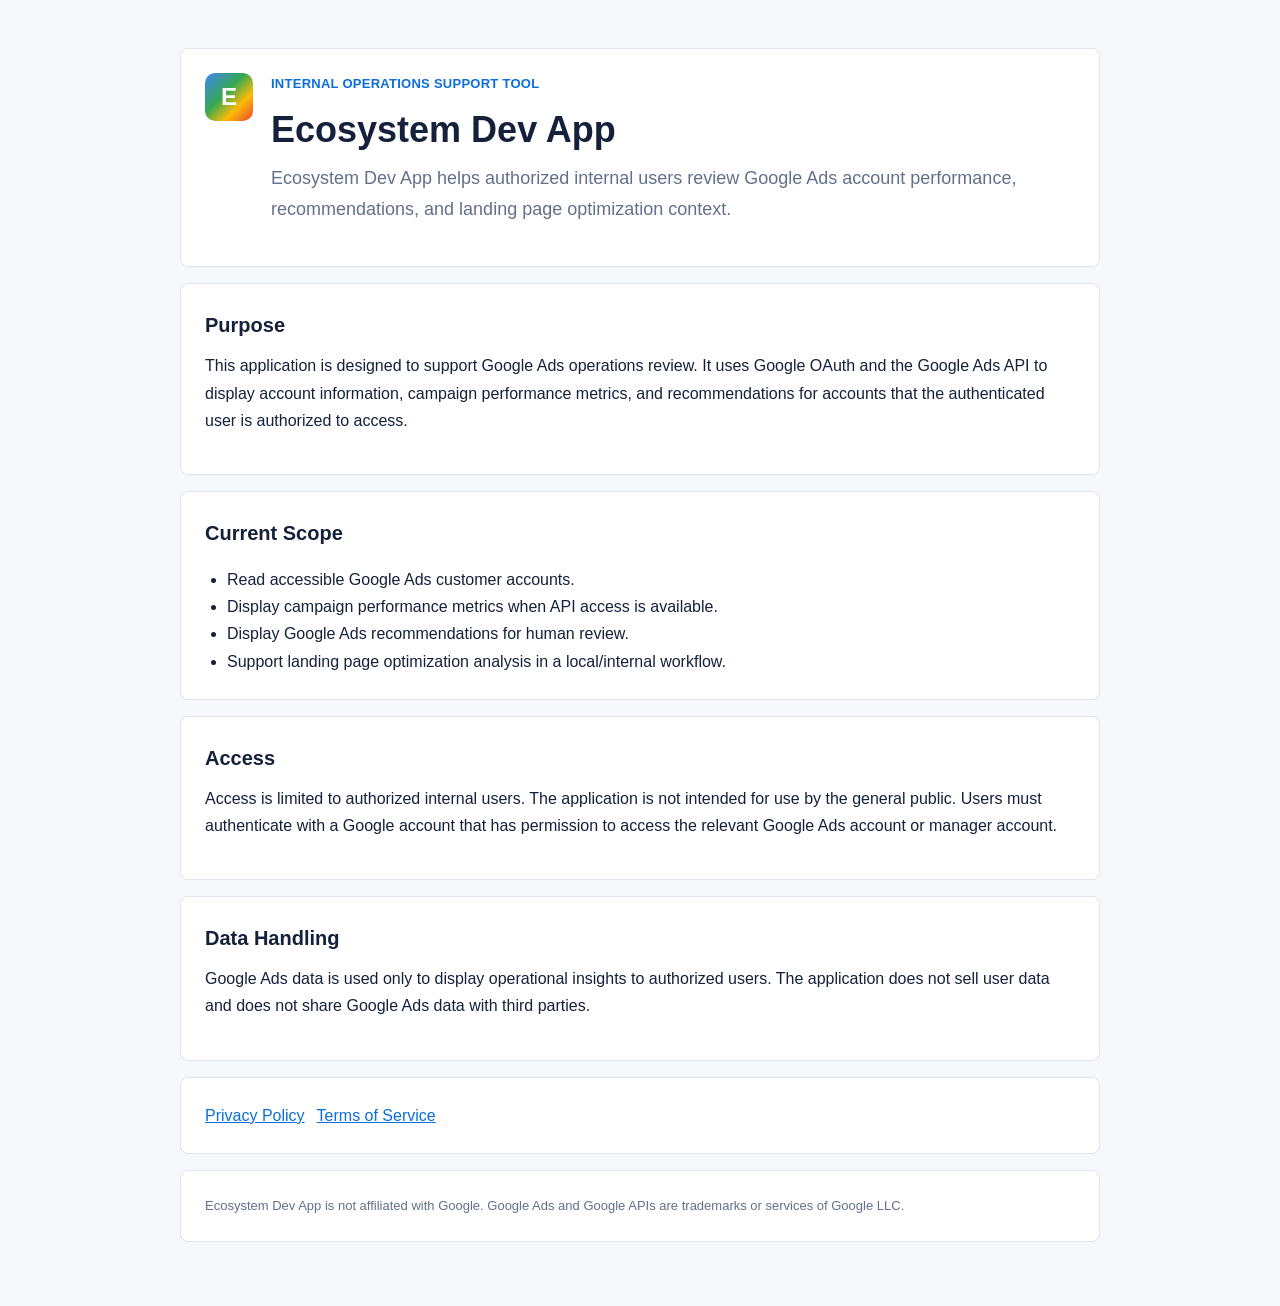
<file: index.html>
<!doctype html>
<html lang="en">
  <head>
    <meta charset="utf-8" />
    <meta name="google-site-verification" content="E2nkl0c3MvFLFd4PgZWBwVDxNqhNDKlYAGvicw58DIk" />
    <title>Ecosystem Dev App</title>
    <meta
      name="description"
      content="Ecosystem Dev App is an internal Google Ads operations support tool for authorized users."
    />
    <link rel="stylesheet" href="styles.css" />
  </head>
  <body>
    <main class="page">
      <header class="hero">
        <div class="mark">E</div>
        <div>
          <p class="eyebrow">Internal operations support tool</p>
          <h1>Ecosystem Dev App</h1>
          <p class="lead">
            Ecosystem Dev App helps authorized internal users review Google Ads account
            performance, recommendations, and landing page optimization context.
          </p>
        </div>
      </header>

      <section>
        <h2>Purpose</h2>
        <p>
          This application is designed to support Google Ads operations review. It uses
          Google OAuth and the Google Ads API to display account information, campaign
          performance metrics, and recommendations for accounts that the authenticated
          user is authorized to access.
        </p>
      </section>

      <section>
        <h2>Current Scope</h2>
        <ul>
          <li>Read accessible Google Ads customer accounts.</li>
          <li>Display campaign performance metrics when API access is available.</li>
          <li>Display Google Ads recommendations for human review.</li>
          <li>Support landing page optimization analysis in a local/internal workflow.</li>
        </ul>
      </section>

      <section>
        <h2>Access</h2>
        <p>
          Access is limited to authorized internal users. The application is not intended
          for use by the general public. Users must authenticate with a Google account that
          has permission to access the relevant Google Ads account or manager account.
        </p>
      </section>

      <section>
        <h2>Data Handling</h2>
        <p>
          Google Ads data is used only to display operational insights to authorized users.
          The application does not sell user data and does not share Google Ads data with
          third parties.
        </p>
      </section>

      <nav class="links" aria-label="Policy links">
        <a href="privacy.html">Privacy Policy</a>
        <a href="terms.html">Terms of Service</a>
      </nav>

      <footer>
        <p>
          Ecosystem Dev App is not affiliated with Google. Google Ads and Google APIs are
          trademarks or services of Google LLC.
        </p>
      </footer>
    </main>
  </body>
</html>
</file>
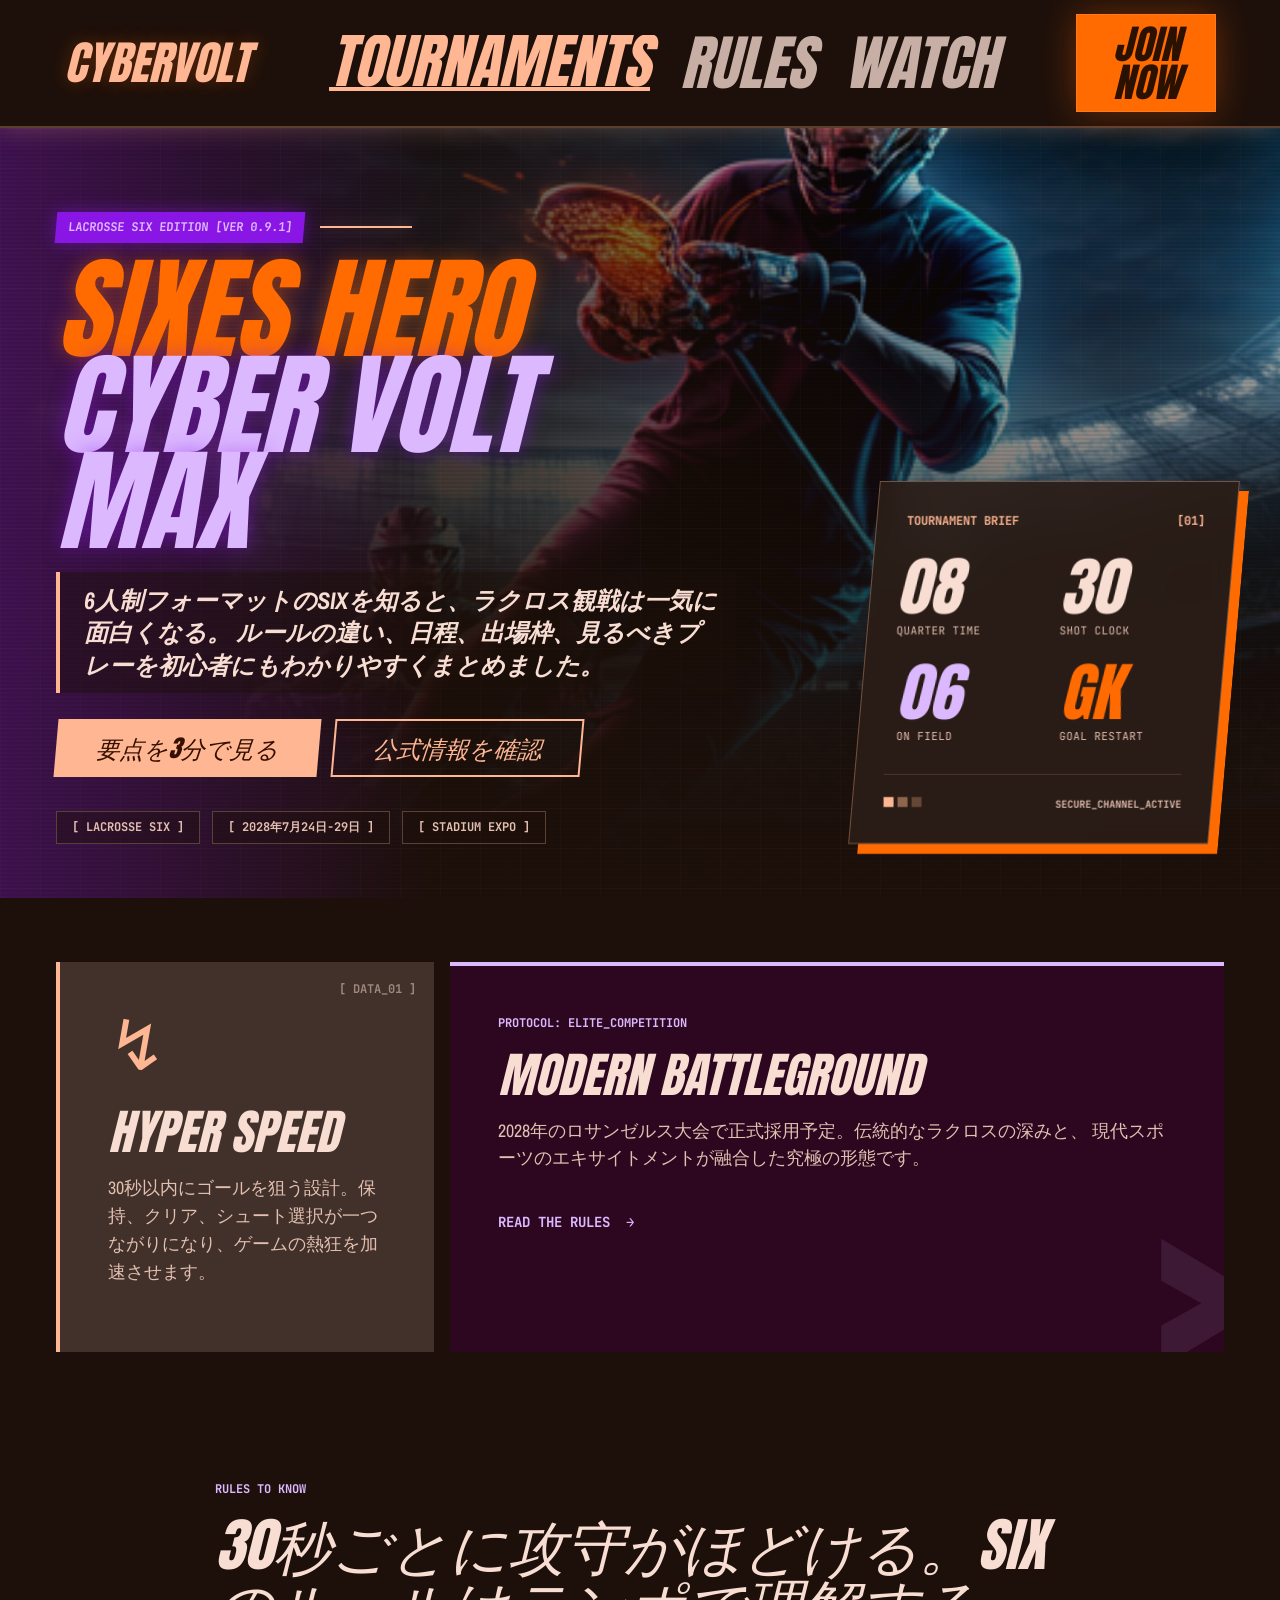
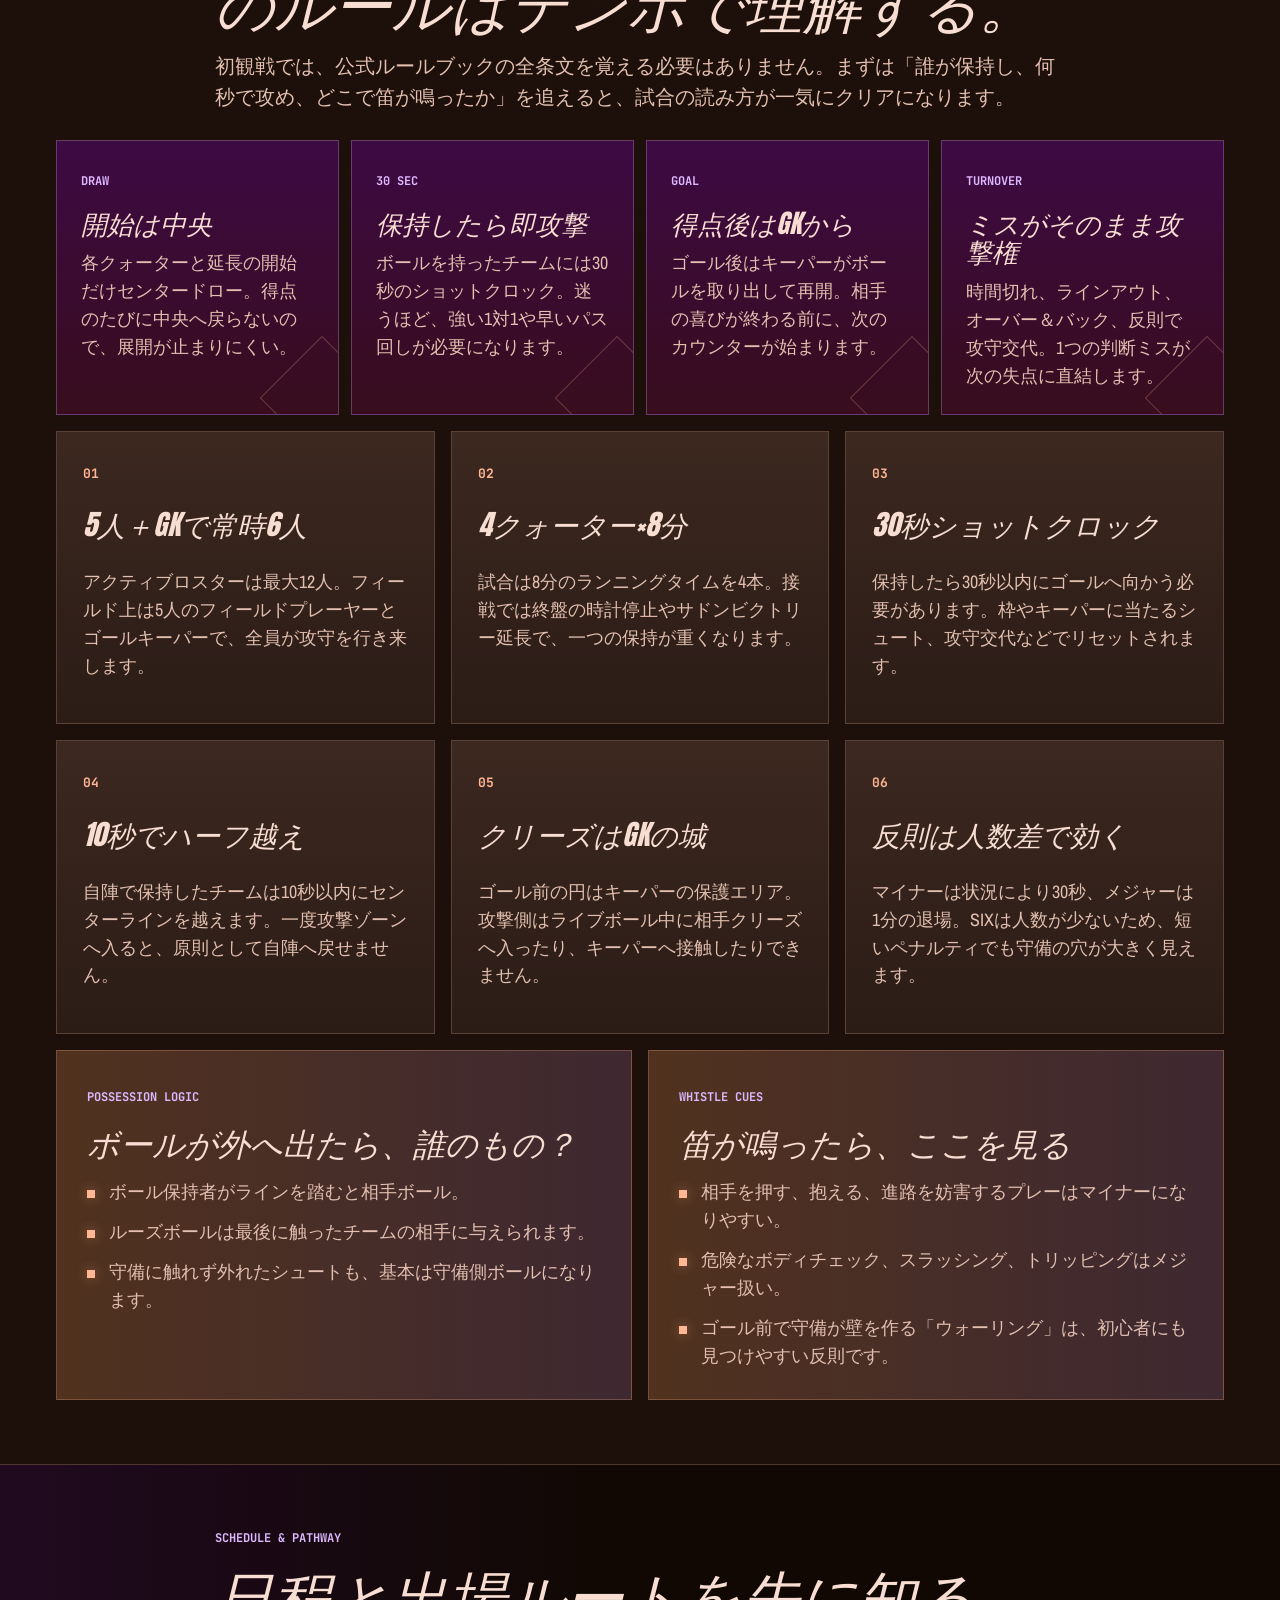
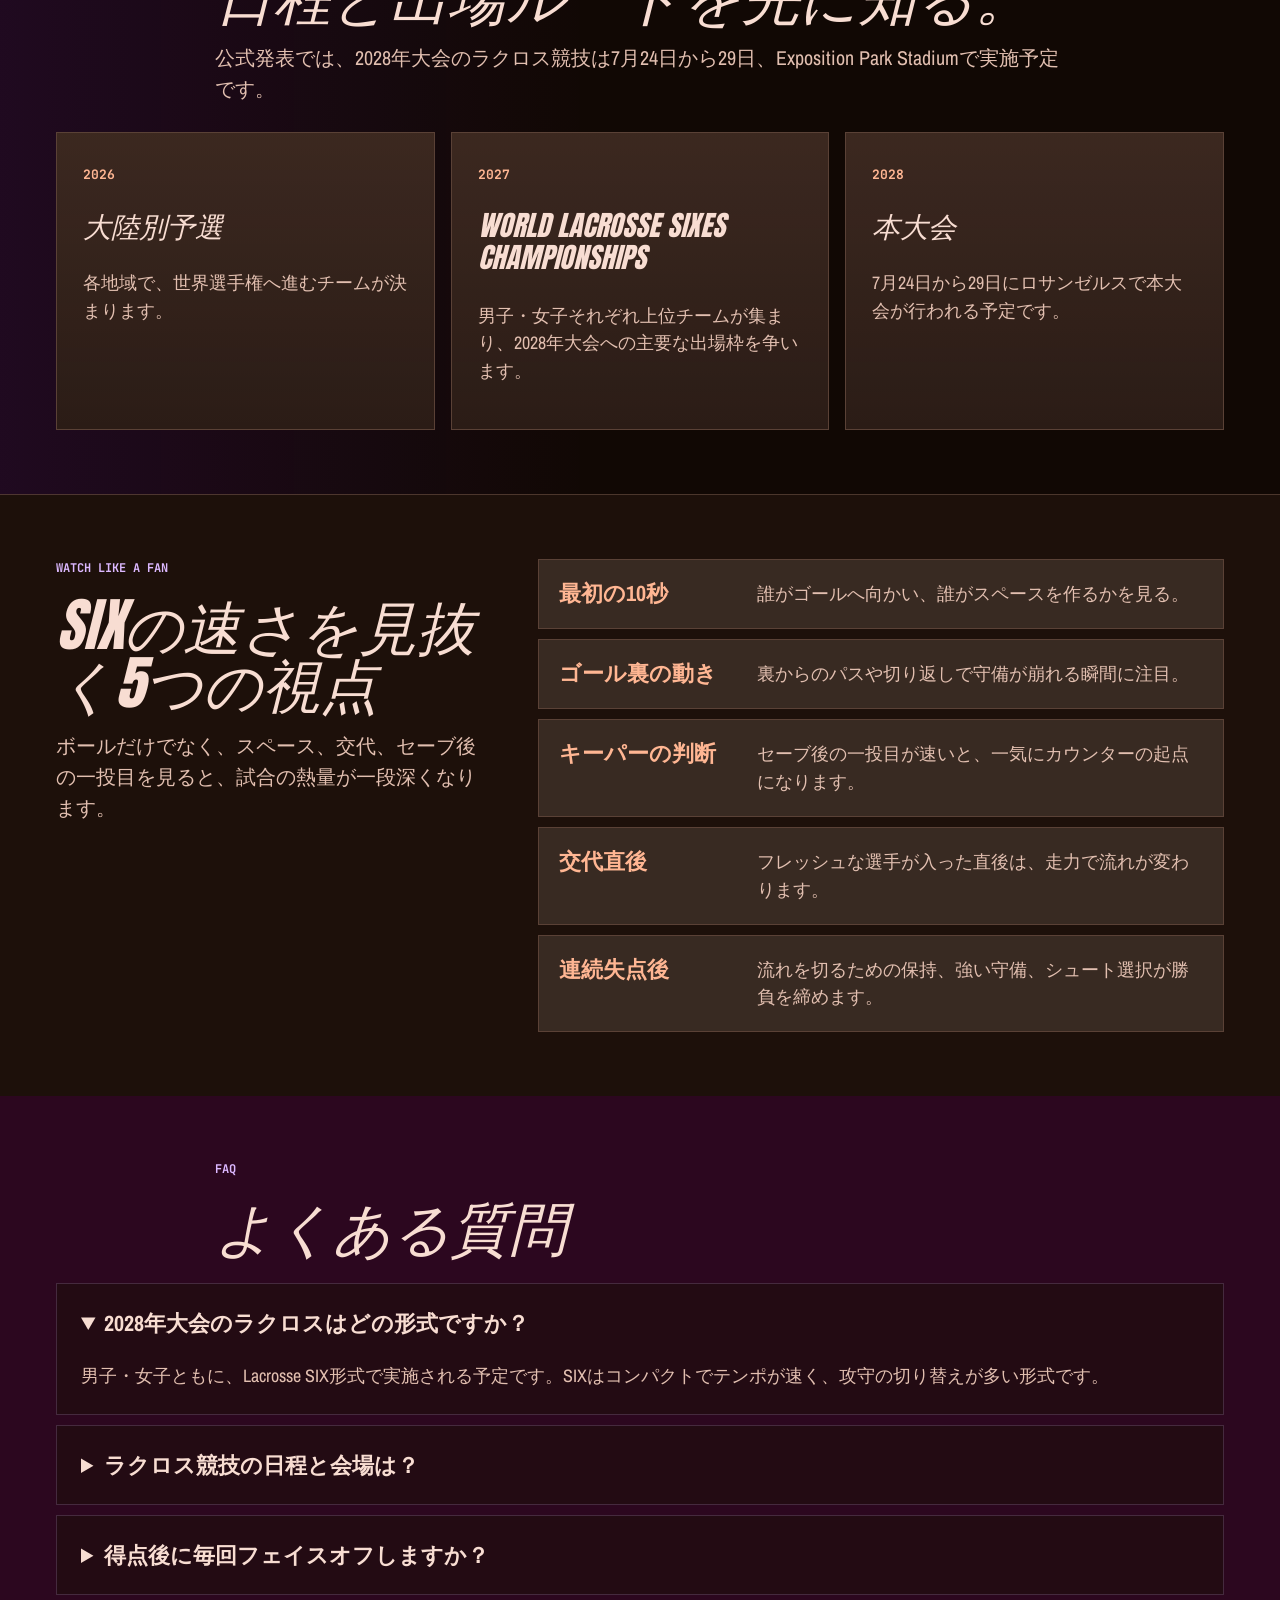
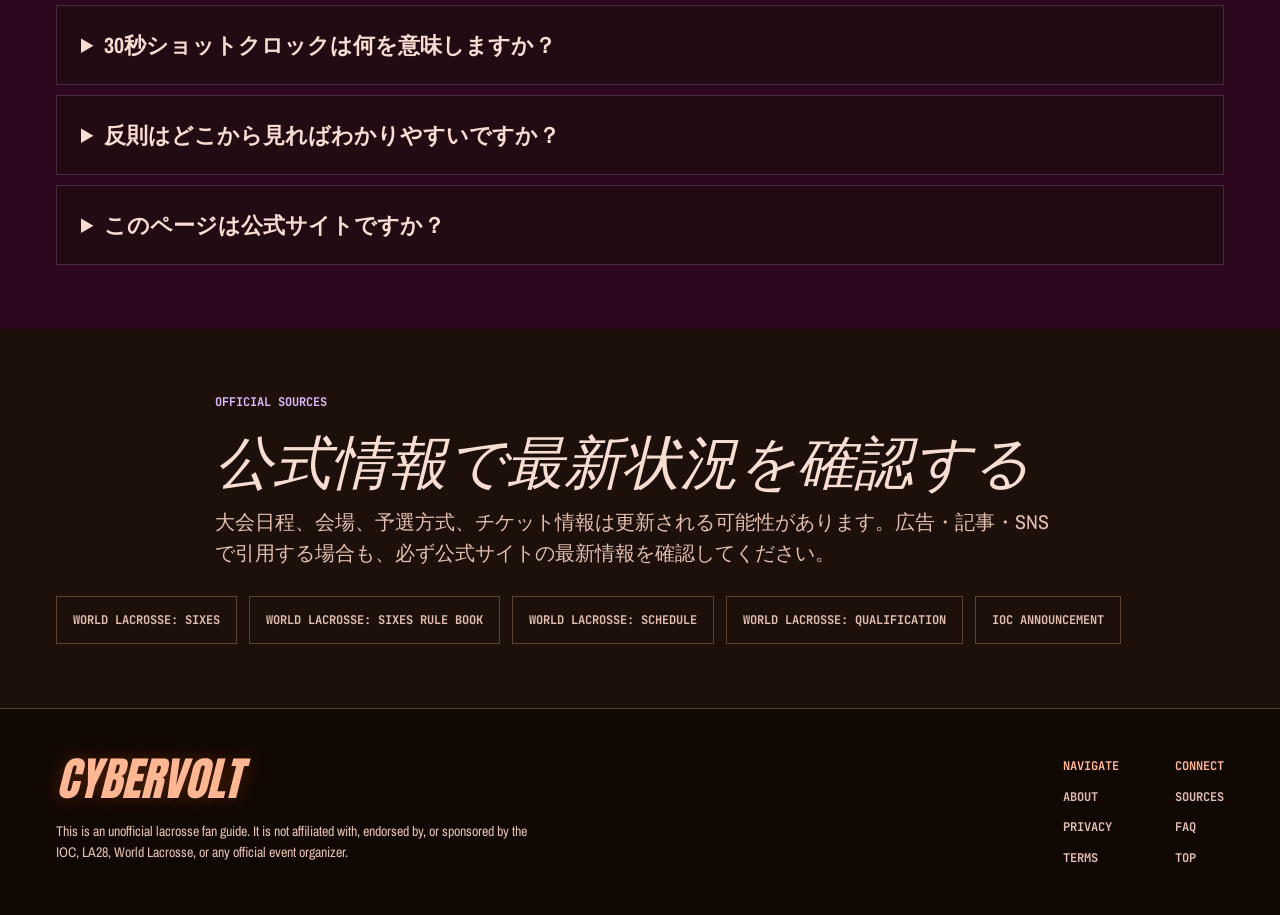
<file: lacrosse.html>
<!doctype html>
<html lang="ja">
  <head>
    <!-- Google tag (gtag.js) -->
    <script async src="https://www.googletagmanager.com/gtag/js?id=G-JLCVZDXVGF"></script>
    <script>
      window.dataLayer = window.dataLayer || [];
      function gtag(){dataLayer.push(arguments);}
      gtag('js', new Date());
      gtag('config', 'G-JLCVZDXVGF');
    </script>
    <meta charset="utf-8" />
    <meta name="viewport" content="width=device-width, initial-scale=1" />
    <title>CYBERVOLT SIXES HERO | Lacrosse SIX 2028 観戦ガイド</title>
    <meta
      name="description"
      content="2028年ロサンゼルス大会で実施予定のLacrosse SIXを、サイバースポーツ風UIで予習できる非公式ファンガイド。ルール、日程、出場枠、観戦ポイントをまとめています。"
    />
    <link rel="canonical" href="https://www.adops-ecosystem.com/lacrosse.html" />
    <meta property="og:title" content="CYBERVOLT SIXES HERO | Lacrosse SIX 2028 観戦ガイド" />
    <meta property="og:description" content="Lacrosse SIXのルール、日程、出場枠、観戦ポイントをまとめた非公式ファンガイド。" />
    <meta property="og:type" content="website" />
    <meta property="og:image" content="https://www.adops-ecosystem.com/assets/lacrosse-cyber-hero.png" />
    <meta name="twitter:card" content="summary_large_image" />
    <link rel="stylesheet" href="lacrosse.css" />
    <script type="application/ld+json">
      {
        "@context": "https://schema.org",
        "@graph": [
          {
            "@type": "WebPage",
            "@id": "https://www.adops-ecosystem.com/lacrosse.html#webpage",
            "url": "https://www.adops-ecosystem.com/lacrosse.html",
            "name": "CYBERVOLT SIXES HERO | Lacrosse SIX 2028 観戦ガイド",
            "description": "Lacrosse SIXのルール、日程、出場枠、観戦ポイントをまとめた非公式ファンガイド。",
            "inLanguage": "ja",
            "dateModified": "2026-06-28",
            "primaryImageOfPage": {
              "@type": "ImageObject",
              "url": "https://www.adops-ecosystem.com/assets/lacrosse-cyber-hero.png",
              "caption": "Lacrosse SIXのサイバースポーツ風ビジュアル"
            },
            "image": [
              "https://www.adops-ecosystem.com/assets/lacrosse-cyber-hero.png",
              "https://www.adops-ecosystem.com/assets/lacrosse-detail-stick.png",
              "https://www.adops-ecosystem.com/assets/lacrosse-sideline-warmup.png",
              "https://www.adops-ecosystem.com/assets/lacrosse-fan-viewing.png"
            ],
            "isPartOf": {
              "@type": "WebSite",
              "name": "AdOps Ecosystem",
              "url": "https://www.adops-ecosystem.com/"
            },
            "about": [
              { "@type": "Thing", "name": "Lacrosse SIX" },
              { "@type": "Thing", "name": "Lacrosse Sixes" },
              { "@type": "SportsEvent", "name": "Los Angeles 2028 lacrosse" }
            ]
          },
          {
            "@type": "FAQPage",
            "@id": "https://www.adops-ecosystem.com/lacrosse.html#faq",
            "mainEntity": [
              {
                "@type": "Question",
                "name": "2028年大会のラクロスはどの形式ですか？",
                "acceptedAnswer": {
                  "@type": "Answer",
                  "text": "2028年大会では、男子・女子ともにLacrosse SIX形式で実施される予定です。SIXは通常のフィールドラクロスよりコンパクトで、攻守の切り替えが速い形式です。"
                }
              },
              {
                "@type": "Question",
                "name": "ラクロス競技の日程と会場は？",
                "acceptedAnswer": {
                  "@type": "Answer",
                  "text": "World Lacrosseの発表では、ラクロス競技は2028年7月24日から29日に、ロサンゼルスのExposition Park Stadiumで実施予定です。大会日程は変更される可能性があります。"
                }
              },
              {
                "@type": "Question",
                "name": "初心者は何を見れば楽しめますか？",
                "acceptedAnswer": {
                  "@type": "Answer",
                  "text": "最初はボールを持った選手だけでなく、ゴール裏の動き、守備の戻り、キーパーのセーブ後の一投目を見ると、SIX特有の速さがわかりやすくなります。"
                }
              },
              {
                "@type": "Question",
                "name": "得点後は毎回フェイスオフしますか？",
                "acceptedAnswer": {
                  "@type": "Answer",
                  "text": "いいえ。SIXでは各クォーターと延長開始時にセンタードローを行い、得点後はゴールキーパーがボールを取り出して再開します。"
                }
              },
              {
                "@type": "Question",
                "name": "30秒ショットクロックとは何ですか？",
                "acceptedAnswer": {
                  "@type": "Answer",
                  "text": "ボールを保持したチームは30秒以内にゴールを狙う必要があります。時間切れになると相手ボールになり、SIXの速い展開を生み出します。"
                }
              },
              {
                "@type": "Question",
                "name": "よく見る反則は何ですか？",
                "acceptedAnswer": {
                  "@type": "Answer",
                  "text": "押す、ホールド、動きながらのピック、ワーディング、チャージング、ゴール前で壁を作るウォーリングなどに注目すると、笛の理由が追いやすくなります。"
                }
              }
            ]
          }
        ]
      }
    </script>
  </head>
  <body>
    <header class="cyber-nav" aria-label="サイトヘッダー">
      <a class="cyber-brand" href="lacrosse.html" aria-label="CYBERVOLT Lacrosse SIX guide">CYBERVOLT</a>
      <nav class="nav-links" aria-label="ページ内ナビゲーション">
        <a class="active" href="#overview">TOURNAMENTS</a>
        <a href="#rules">RULES</a>
        <a href="#watch">WATCH</a>
      </nav>
      <a class="join-now" href="#overview">JOIN<br />NOW</a>
    </header>

    <main>
      <section class="hero" id="top" aria-labelledby="hero-title">
        <div class="hero-media" aria-hidden="true">
          <img src="assets/lacrosse-cyber-hero.png" alt="" />
          <span class="grid-layer"></span>
          <span class="scan-layer"></span>
        </div>
        <div class="content hero-grid">
          <div class="hero-copy">
            <div class="protocol-row">
              <span class="protocol">Lacrosse SIX edition [ver 0.9.1]</span>
              <span class="signal-line"></span>
            </div>
            <h1 id="hero-title">
              <span class="hot">SIXES HERO</span>
              <span class="volt">CYBER VOLT</span>
              <span class="volt">MAX</span>
            </h1>
            <p class="hero-lead">
              6人制フォーマットのSIXを知ると、ラクロス観戦は一気に面白くなる。
              ルールの違い、日程、出場枠、見るべきプレーを初心者にもわかりやすくまとめました。
            </p>
            <div class="hero-actions">
              <a class="button primary" href="#overview">要点を3分で見る</a>
              <a class="button ghost" href="#sources">公式情報を確認</a>
            </div>
            <div class="meta-tags" aria-label="Lacrosse SIXの要点">
              <span>[ Lacrosse SIX ]</span>
              <span>[ 2028年7月24日-29日 ]</span>
              <span>[ Stadium Expo ]</span>
            </div>
          </div>

          <aside class="stats-card" aria-label="Tournament brief">
            <div class="card-head">
              <span>Tournament brief</span>
              <span>[01]</span>
            </div>
            <div class="stats-grid">
              <div>
                <strong>08</strong>
                <span>Quarter time</span>
              </div>
              <div>
                <strong>30</strong>
                <span>Shot clock</span>
              </div>
              <div>
                <strong class="purple">06</strong>
                <span>On field</span>
              </div>
              <div>
                <strong class="orange">GK</strong>
                <span>Goal restart</span>
              </div>
            </div>
            <div class="secure-line">
              <span class="meter"><i></i><i></i><i></i></span>
              <span>Secure_channel_active</span>
            </div>
          </aside>
        </div>
      </section>

      <section class="bento-section" id="overview" aria-labelledby="overview-title">
        <div class="content bento-grid">
          <article class="data-card">
            <span class="data-id">[ DATA_01 ]</span>
            <span class="bolt" aria-hidden="true">↯</span>
            <h2 id="overview-title">Hyper Speed</h2>
            <p>30秒以内にゴールを狙う設計。保持、クリア、シュート選択が一つながりになり、ゲームの熱狂を加速させます。</p>
          </article>

          <article class="battle-card">
            <span class="kicker">Protocol: elite_competition</span>
            <h2>Modern Battleground</h2>
            <p>
              2028年のロサンゼルス大会で正式採用予定。伝統的なラクロスの深みと、
              現代スポーツのエキサイトメントが融合した究極の形態です。
            </p>
            <a class="text-link" href="#rules">Read the rules <span aria-hidden="true">→</span></a>
          </article>
        </div>
      </section>

      <section class="info-section" id="rules" aria-labelledby="rules-title">
        <div class="content section-head">
          <span class="kicker">Rules to know</span>
          <h2 id="rules-title">30秒ごとに攻守がほどける。SIXのルールはテンポで理解する。</h2>
          <p>
            初観戦では、公式ルールブックの全条文を覚える必要はありません。まずは「誰が保持し、何秒で攻め、どこで笛が鳴ったか」を追えると、試合の読み方が一気にクリアになります。
          </p>
        </div>
        <div class="content rule-flow" aria-label="SIXの基本的な試合進行">
          <article>
            <span>DRAW</span>
            <h3>開始は中央</h3>
            <p>各クォーターと延長の開始だけセンタードロー。得点のたびに中央へ戻らないので、展開が止まりにくい。</p>
          </article>
          <article>
            <span>30 SEC</span>
            <h3>保持したら即攻撃</h3>
            <p>ボールを持ったチームには30秒のショットクロック。迷うほど、強い1対1や早いパス回しが必要になります。</p>
          </article>
          <article>
            <span>GOAL</span>
            <h3>得点後はGKから</h3>
            <p>ゴール後はキーパーがボールを取り出して再開。相手の喜びが終わる前に、次のカウンターが始まります。</p>
          </article>
          <article>
            <span>TURNOVER</span>
            <h3>ミスがそのまま攻撃権</h3>
            <p>時間切れ、ラインアウト、オーバー＆バック、反則で攻守交代。1つの判断ミスが次の失点に直結します。</p>
          </article>
        </div>
        <div class="content rule-grid dense-rules">
          <article>
            <span>01</span>
            <h3>5人＋GKで常時6人</h3>
            <p>アクティブロスターは最大12人。フィールド上は5人のフィールドプレーヤーとゴールキーパーで、全員が攻守を行き来します。</p>
          </article>
          <article>
            <span>02</span>
            <h3>4クォーター×8分</h3>
            <p>試合は8分のランニングタイムを4本。接戦では終盤の時計停止やサドンビクトリー延長で、一つの保持が重くなります。</p>
          </article>
          <article>
            <span>03</span>
            <h3>30秒ショットクロック</h3>
            <p>保持したら30秒以内にゴールへ向かう必要があります。枠やキーパーに当たるシュート、攻守交代などでリセットされます。</p>
          </article>
          <article>
            <span>04</span>
            <h3>10秒でハーフ越え</h3>
            <p>自陣で保持したチームは10秒以内にセンターラインを越えます。一度攻撃ゾーンへ入ると、原則として自陣へ戻せません。</p>
          </article>
          <article>
            <span>05</span>
            <h3>クリーズはGKの城</h3>
            <p>ゴール前の円はキーパーの保護エリア。攻撃側はライブボール中に相手クリーズへ入ったり、キーパーへ接触したりできません。</p>
          </article>
          <article>
            <span>06</span>
            <h3>反則は人数差で効く</h3>
            <p>マイナーは状況により30秒、メジャーは1分の退場。SIXは人数が少ないため、短いペナルティでも守備の穴が大きく見えます。</p>
          </article>
        </div>
        <div class="content rule-panel">
          <article>
            <span>Possession logic</span>
            <h3>ボールが外へ出たら、誰のもの？</h3>
            <ul>
              <li>ボール保持者がラインを踏むと相手ボール。</li>
              <li>ルーズボールは最後に触ったチームの相手に与えられます。</li>
              <li>守備に触れず外れたシュートも、基本は守備側ボールになります。</li>
            </ul>
          </article>
          <article>
            <span>Whistle cues</span>
            <h3>笛が鳴ったら、ここを見る</h3>
            <ul>
              <li>相手を押す、抱える、進路を妨害するプレーはマイナーになりやすい。</li>
              <li>危険なボディチェック、スラッシング、トリッピングはメジャー扱い。</li>
              <li>ゴール前で守備が壁を作る「ウォーリング」は、初心者にも見つけやすい反則です。</li>
            </ul>
          </article>
        </div>
      </section>

      <section class="timeline-section" id="schedule" aria-labelledby="schedule-title">
        <div class="content section-head">
          <span class="kicker">Schedule & pathway</span>
          <h2 id="schedule-title">日程と出場ルートを先に知る。</h2>
          <p>
            公式発表では、2028年大会のラクロス競技は7月24日から29日、Exposition Park Stadiumで実施予定です。
          </p>
        </div>
        <div class="content timeline-grid">
          <article>
            <span>2026</span>
            <h3>大陸別予選</h3>
            <p>各地域で、世界選手権へ進むチームが決まります。</p>
          </article>
          <article>
            <span>2027</span>
            <h3>World Lacrosse Sixes Championships</h3>
            <p>男子・女子それぞれ上位チームが集まり、2028年大会への主要な出場枠を争います。</p>
          </article>
          <article>
            <span>2028</span>
            <h3>本大会</h3>
            <p>7月24日から29日にロサンゼルスで本大会が行われる予定です。</p>
          </article>
        </div>
      </section>

      <section class="watch-section" id="watch" aria-labelledby="watch-title">
        <div class="content watch-grid">
          <div class="section-head">
            <span class="kicker">Watch like a fan</span>
            <h2 id="watch-title">SIXの速さを見抜く5つの視点</h2>
            <p>ボールだけでなく、スペース、交代、セーブ後の一投目を見ると、試合の熱量が一段深くなります。</p>
          </div>
          <ol class="watch-list">
            <li><strong>最初の10秒</strong><span>誰がゴールへ向かい、誰がスペースを作るかを見る。</span></li>
            <li><strong>ゴール裏の動き</strong><span>裏からのパスや切り返しで守備が崩れる瞬間に注目。</span></li>
            <li><strong>キーパーの判断</strong><span>セーブ後の一投目が速いと、一気にカウンターの起点になります。</span></li>
            <li><strong>交代直後</strong><span>フレッシュな選手が入った直後は、走力で流れが変わります。</span></li>
            <li><strong>連続失点後</strong><span>流れを切るための保持、強い守備、シュート選択が勝負を締めます。</span></li>
          </ol>
        </div>
      </section>

      <section class="faq-section" id="faq" aria-labelledby="faq-title">
        <div class="content section-head">
          <span class="kicker">FAQ</span>
          <h2 id="faq-title">よくある質問</h2>
        </div>
        <div class="content faq-list">
          <details open>
            <summary>2028年大会のラクロスはどの形式ですか？</summary>
            <p>男子・女子ともに、Lacrosse SIX形式で実施される予定です。SIXはコンパクトでテンポが速く、攻守の切り替えが多い形式です。</p>
          </details>
          <details>
            <summary>ラクロス競技の日程と会場は？</summary>
            <p>World Lacrosseの発表では、2028年7月24日から29日に、ロサンゼルスのExposition Park Stadiumで実施予定です。日程は大会までに変更される可能性があります。</p>
          </details>
          <details>
            <summary>得点後に毎回フェイスオフしますか？</summary>
            <p>いいえ。各クォーターと延長の開始はセンタードローですが、得点後はゴールキーパーがボールを取り出し、5秒カウントの中で再開します。ここがSIXのテンポを大きく上げています。</p>
          </details>
          <details>
            <summary>30秒ショットクロックは何を意味しますか？</summary>
            <p>保持したチームは30秒以内にゴールを狙う必要があります。時間切れは相手ボール。クロックが10秒を切ったら、強い1対1、裏へのカット、遠めのシュートが増えます。</p>
          </details>
          <details>
            <summary>反則はどこから見ればわかりやすいですか？</summary>
            <p>まずは押す、ホールド、動きながらのピック、ワーディング、チャージング、ウォーリングを見てください。笛の直後に審判の腕、ペナルティエリア、ショットクロックを見ると状況が追いやすくなります。</p>
          </details>
          <details>
            <summary>このページは公式サイトですか？</summary>
            <p>いいえ。このページは非公式ファンガイドです。大会日程、出場資格、チケットなどの最新情報は、World Lacrosse、LA28、IOCなどの公式情報を確認してください。</p>
          </details>
        </div>
      </section>

      <section class="sources-section" id="sources" aria-labelledby="sources-title">
        <div class="content section-head">
          <span class="kicker">Official sources</span>
          <h2 id="sources-title">公式情報で最新状況を確認する</h2>
          <p>大会日程、会場、予選方式、チケット情報は更新される可能性があります。広告・記事・SNSで引用する場合も、必ず公式サイトの最新情報を確認してください。</p>
        </div>
        <div class="content source-links">
          <a href="https://worldlacrosse.sport/discipline-sixes/" rel="noopener">World Lacrosse: Sixes</a>
          <a href="https://worldlacrosse.sport/discipline-sixes/sixes-resources/" rel="noopener">World Lacrosse: Sixes Rule Book</a>
          <a href="https://worldlacrosse.sport/full-lacrosse-schedule-revealed-for-los-angeles-2028-olympics/" rel="noopener">World Lacrosse: Schedule</a>
          <a href="https://worldlacrosse.sport/lacrosse-qualification-set-for-olympic-games-los-angeles-2028/" rel="noopener">World Lacrosse: Qualification</a>
          <a href="https://olympics.com/ioc/news/ioc-session-approves-la28-s-proposal-for-five-additional-sports" rel="noopener">IOC announcement</a>
        </div>
      </section>
    </main>

    <footer class="cyber-footer">
      <div class="content footer-grid">
        <div>
          <a class="footer-brand" href="lacrosse.html">CYBERVOLT</a>
          <p>This is an unofficial lacrosse fan guide. It is not affiliated with, endorsed by, or sponsored by the IOC, LA28, World Lacrosse, or any official event organizer.</p>
        </div>
        <nav aria-label="Policy links">
          <span>Navigate</span>
          <a href="index.html">About</a>
          <a href="privacy.html">Privacy</a>
          <a href="terms.html">Terms</a>
        </nav>
        <nav aria-label="Section links">
          <span>Connect</span>
          <a href="#sources">Sources</a>
          <a href="#faq">FAQ</a>
          <a href="#top">Top</a>
        </nav>
      </div>
    </footer>

    <script>
      document.addEventListener("mousemove", (event) => {
        const grid = document.querySelector(".grid-layer");
        if (!grid) return;
        const x = (event.clientX / window.innerWidth) * 10;
        const y = (event.clientY / window.innerHeight) * 10;
        grid.style.transform = `translate(${x}px, ${y}px)`;
      });
    </script>
  </body>
</html>
</file>
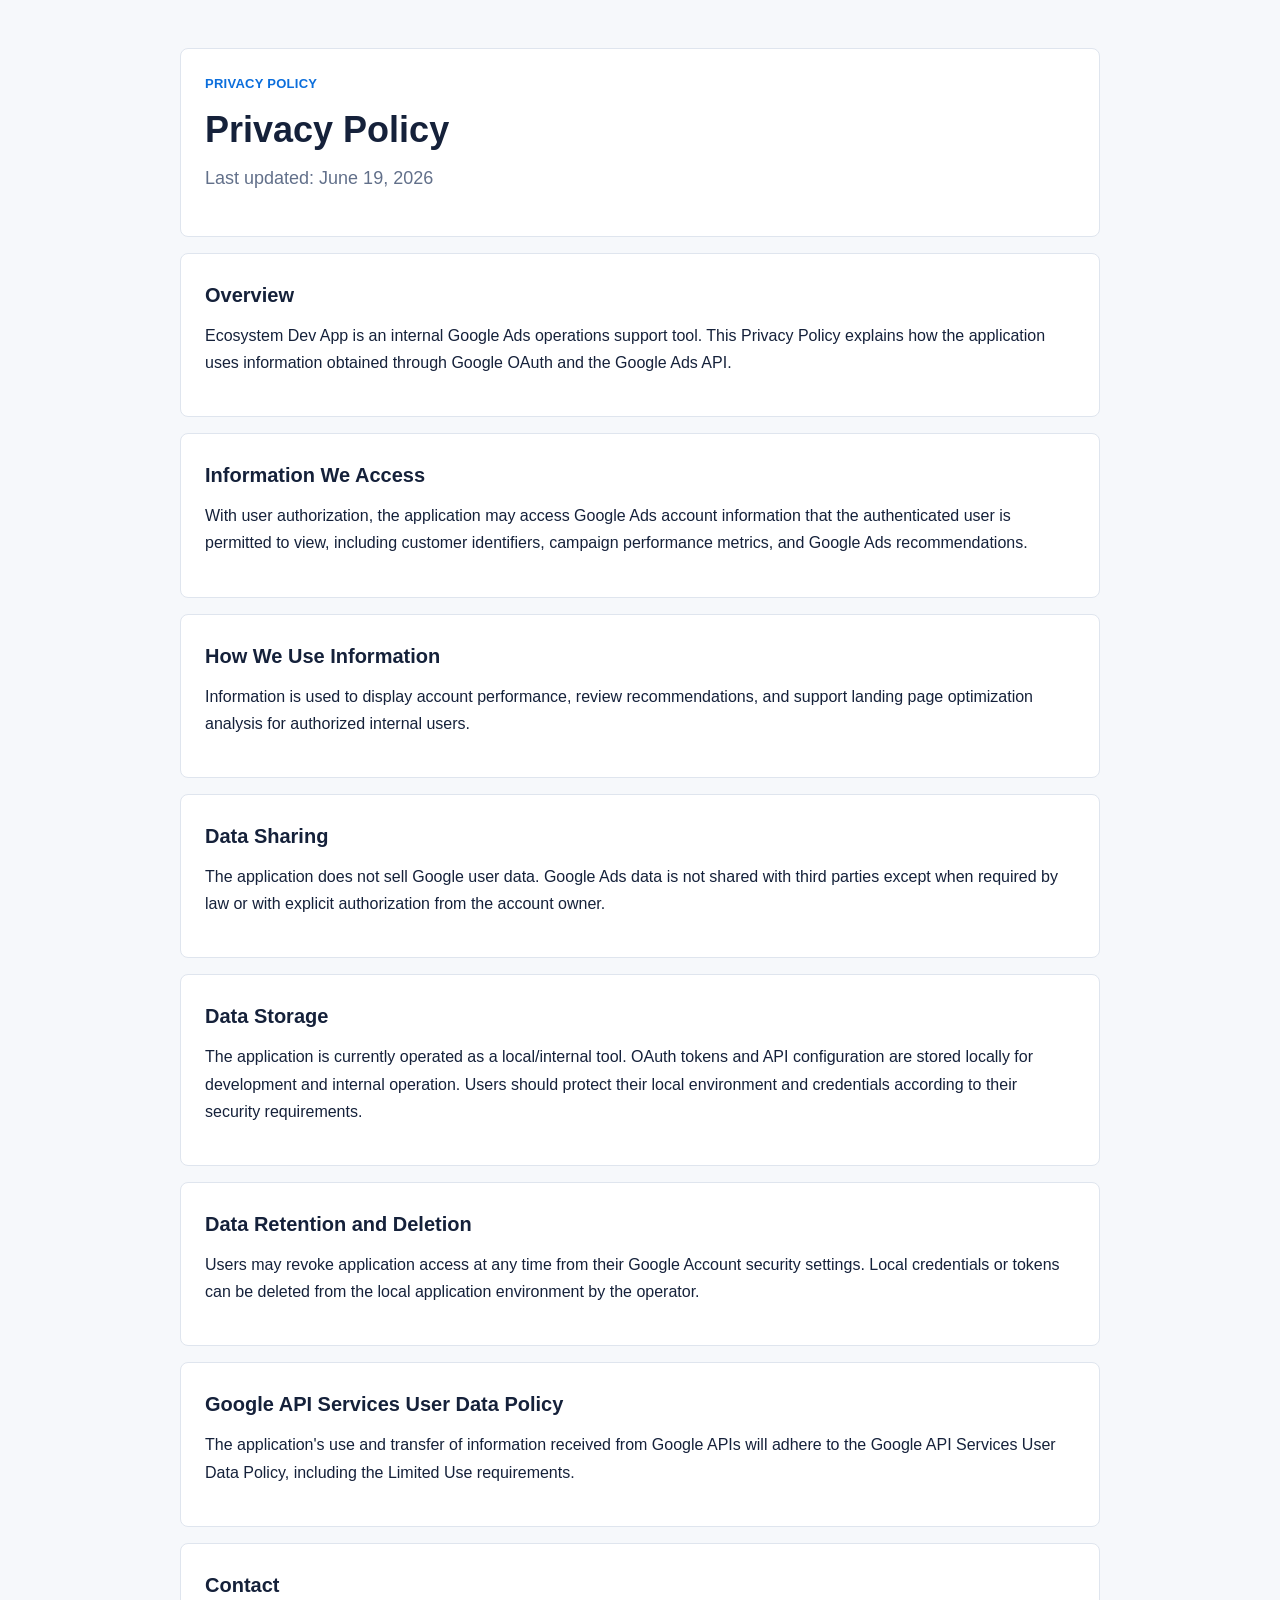
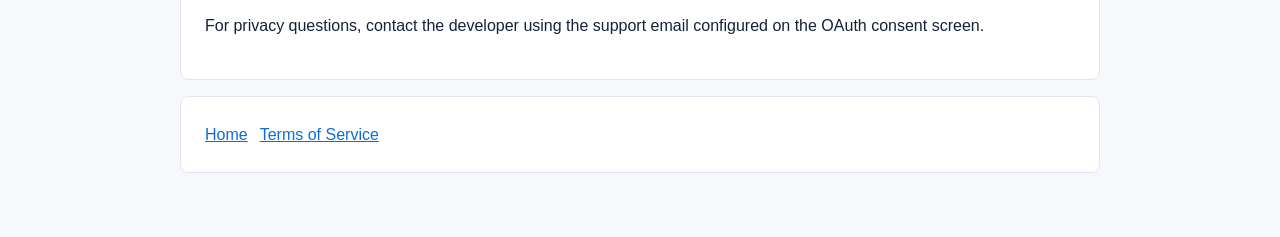
<file: privacy.html>
<!doctype html>
<html lang="en">
  <head>
    <meta charset="utf-8" />
    <meta name="viewport" content="width=device-width, initial-scale=1" />
    <title>Privacy Policy | Ecosystem Dev App</title>
    <meta
      name="description"
      content="Privacy Policy for Ecosystem Dev App."
    />
    <link rel="stylesheet" href="styles.css" />
  </head>
  <body>
    <main class="page">
      <header>
        <p class="eyebrow">Privacy Policy</p>
        <h1>Privacy Policy</h1>
        <p class="lead">Last updated: June 19, 2026</p>
      </header>

      <section>
        <h2>Overview</h2>
        <p>
          Ecosystem Dev App is an internal Google Ads operations support tool. This Privacy
          Policy explains how the application uses information obtained through Google OAuth
          and the Google Ads API.
        </p>
      </section>

      <section>
        <h2>Information We Access</h2>
        <p>
          With user authorization, the application may access Google Ads account information
          that the authenticated user is permitted to view, including customer identifiers,
          campaign performance metrics, and Google Ads recommendations.
        </p>
      </section>

      <section>
        <h2>How We Use Information</h2>
        <p>
          Information is used to display account performance, review recommendations, and
          support landing page optimization analysis for authorized internal users.
        </p>
      </section>

      <section>
        <h2>Data Sharing</h2>
        <p>
          The application does not sell Google user data. Google Ads data is not shared with
          third parties except when required by law or with explicit authorization from the
          account owner.
        </p>
      </section>

      <section>
        <h2>Data Storage</h2>
        <p>
          The application is currently operated as a local/internal tool. OAuth tokens and
          API configuration are stored locally for development and internal operation. Users
          should protect their local environment and credentials according to their security
          requirements.
        </p>
      </section>

      <section>
        <h2>Data Retention and Deletion</h2>
        <p>
          Users may revoke application access at any time from their Google Account security
          settings. Local credentials or tokens can be deleted from the local application
          environment by the operator.
        </p>
      </section>

      <section>
        <h2>Google API Services User Data Policy</h2>
        <p>
          The application's use and transfer of information received from Google APIs will
          adhere to the Google API Services User Data Policy, including the Limited Use
          requirements.
        </p>
      </section>

      <section>
        <h2>Contact</h2>
        <p>
          For privacy questions, contact the developer using the support email configured on
          the OAuth consent screen.
        </p>
      </section>

      <nav class="links" aria-label="Site links">
        <a href="index.html">Home</a>
        <a href="terms.html">Terms of Service</a>
      </nav>
    </main>
  </body>
</html>
</file>
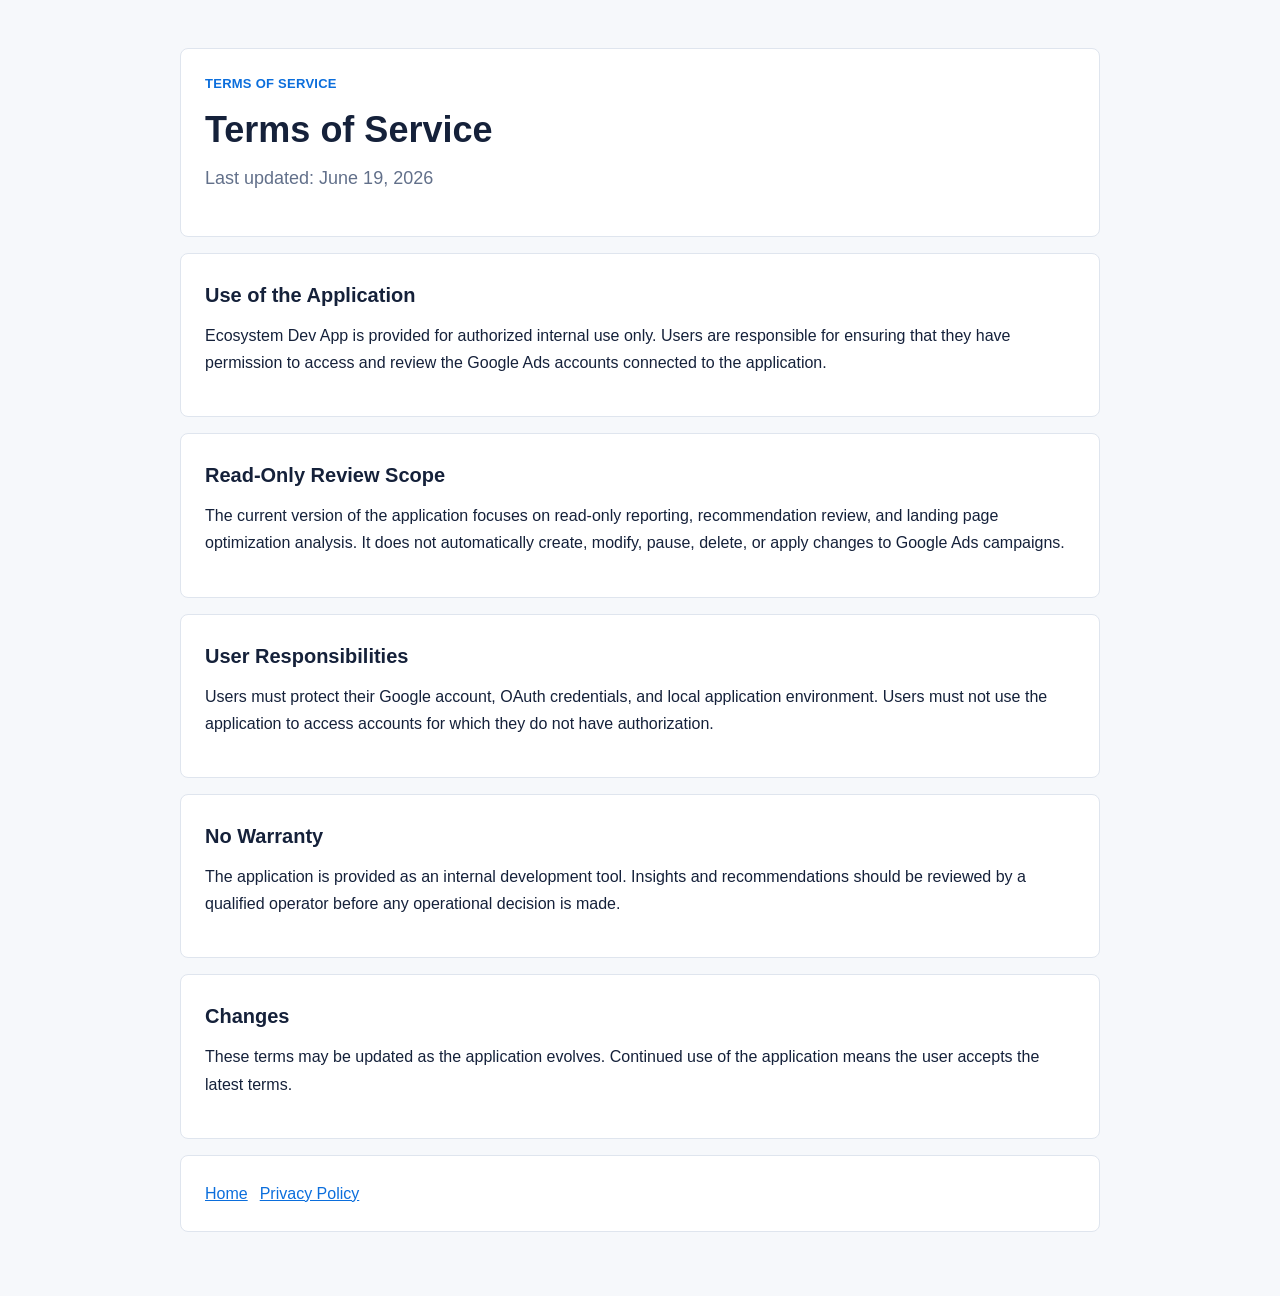
<file: terms.html>
<!doctype html>
<html lang="en">
  <head>
    <meta charset="utf-8" />
    <meta name="viewport" content="width=device-width, initial-scale=1" />
    <title>Terms of Service | Ecosystem Dev App</title>
    <meta
      name="description"
      content="Terms of Service for Ecosystem Dev App."
    />
    <link rel="stylesheet" href="styles.css" />
  </head>
  <body>
    <main class="page">
      <header>
        <p class="eyebrow">Terms of Service</p>
        <h1>Terms of Service</h1>
        <p class="lead">Last updated: June 19, 2026</p>
      </header>

      <section>
        <h2>Use of the Application</h2>
        <p>
          Ecosystem Dev App is provided for authorized internal use only. Users are
          responsible for ensuring that they have permission to access and review the Google
          Ads accounts connected to the application.
        </p>
      </section>

      <section>
        <h2>Read-Only Review Scope</h2>
        <p>
          The current version of the application focuses on read-only reporting,
          recommendation review, and landing page optimization analysis. It does not
          automatically create, modify, pause, delete, or apply changes to Google Ads
          campaigns.
        </p>
      </section>

      <section>
        <h2>User Responsibilities</h2>
        <p>
          Users must protect their Google account, OAuth credentials, and local application
          environment. Users must not use the application to access accounts for which they
          do not have authorization.
        </p>
      </section>

      <section>
        <h2>No Warranty</h2>
        <p>
          The application is provided as an internal development tool. Insights and
          recommendations should be reviewed by a qualified operator before any operational
          decision is made.
        </p>
      </section>

      <section>
        <h2>Changes</h2>
        <p>
          These terms may be updated as the application evolves. Continued use of the
          application means the user accepts the latest terms.
        </p>
      </section>

      <nav class="links" aria-label="Site links">
        <a href="index.html">Home</a>
        <a href="privacy.html">Privacy Policy</a>
      </nav>
    </main>
  </body>
</html>
</file>
<file: styles.css>
:root {
  --bg: #f6f8fb;
  --panel: #ffffff;
  --line: #dfe5ee;
  --text: #15213a;
  --muted: #62708a;
  --blue: #0b6edc;
  --green: #18a058;
  font-family: Arial, Helvetica, sans-serif;
}

* {
  box-sizing: border-box;
}

body {
  margin: 0;
  background: var(--bg);
  color: var(--text);
  font-size: 16px;
  line-height: 1.7;
}

.page {
  width: min(920px, calc(100% - 32px));
  margin: 0 auto;
  padding: 48px 0;
}

.hero,
header,
section,
footer,
.links {
  background: var(--panel);
  border: 1px solid var(--line);
  border-radius: 8px;
  padding: 24px;
  margin-bottom: 16px;
}

.hero {
  display: flex;
  gap: 18px;
  align-items: flex-start;
}

.mark {
  width: 48px;
  height: 48px;
  border-radius: 10px;
  display: grid;
  place-items: center;
  background: linear-gradient(135deg, #4285f4, #34a853 42%, #fbbc05 70%, #ea4335);
  color: #fff;
  font-size: 24px;
  font-weight: 700;
  flex: 0 0 auto;
}

h1,
h2,
p {
  margin-top: 0;
}

h1 {
  margin-bottom: 12px;
  font-size: 36px;
  line-height: 1.2;
}

h2 {
  margin-bottom: 10px;
  font-size: 20px;
}

.eyebrow {
  color: var(--blue);
  font-size: 13px;
  font-weight: 700;
  letter-spacing: 0.02em;
  text-transform: uppercase;
}

.lead {
  color: var(--muted);
  font-size: 18px;
}

ul {
  margin-bottom: 0;
  padding-left: 22px;
}

.links {
  display: flex;
  gap: 12px;
  flex-wrap: wrap;
}

a {
  color: var(--blue);
}

footer {
  color: var(--muted);
  font-size: 13px;
}

footer p {
  margin-bottom: 0;
}

@media (max-width: 640px) {
  .page {
    width: min(100% - 20px, 920px);
    padding: 24px 0;
  }

  .hero {
    display: block;
  }

  .mark {
    margin-bottom: 16px;
  }

  h1 {
    font-size: 28px;
  }
}
</file>
<file: lacrosse.css>
@import url("https://fonts.googleapis.com/css2?family=Anton&family=Archivo+Narrow:ital,wght@0,400;0,700;1,400;1,700&family=JetBrains+Mono:wght@500;700&display=swap");

:root {
  --bg: #1d100a;
  --bg-deep: #110804;
  --surface: #2b1c16;
  --surface-high: #41312a;
  --surface-purple: #2c071f;
  --line: #5a4136;
  --line-hot: #ffb693;
  --text: #f8ddd2;
  --muted: #e2bfb0;
  --orange: #ff6b00;
  --orange-soft: #ffb693;
  --purple: #dcb8ff;
  --purple-hot: #8a16e6;
  --black: #060403;
  --white: #ffffff;
  font-family: "Archivo Narrow", Arial, "Hiragino Kaku Gothic ProN", "Yu Gothic", Meiryo, sans-serif;
}

* {
  box-sizing: border-box;
}

html {
  scroll-behavior: smooth;
}

body {
  margin: 0;
  overflow-x: hidden;
  background:
    linear-gradient(180deg, rgba(124, 20, 90, 0.16), rgba(124, 20, 90, 0) 420px),
    var(--bg);
  color: var(--text);
  font-size: 18px;
  line-height: 1.55;
}

a {
  color: inherit;
}

img {
  max-width: 100%;
}

h1,
h2,
h3,
p {
  margin-top: 0;
}

h1,
h2,
h3,
.cyber-brand,
.footer-brand,
.nav-links a,
.join-now,
.button,
.stats-grid strong {
  font-family: "Anton", Impact, sans-serif;
  font-weight: 400;
  font-style: italic;
  letter-spacing: 0;
}

.content {
  width: min(calc(100% - 112px), 1180px);
  margin: 0 auto;
}

.cyber-nav {
  position: sticky;
  top: 0;
  z-index: 50;
  display: grid;
  grid-template-columns: auto 1fr auto;
  gap: 30px;
  align-items: center;
  min-height: 102px;
  padding: 14px 64px;
  border-bottom: 2px solid rgba(255, 182, 147, 0.28);
  background: rgba(29, 16, 10, 0.94);
  box-shadow: 0 0 24px rgba(255, 182, 147, 0.26);
  backdrop-filter: blur(14px);
}

.cyber-brand,
.footer-brand {
  color: var(--orange-soft);
  font-size: 46px;
  line-height: 0.95;
  text-decoration: none;
  text-transform: uppercase;
  text-shadow: 0 0 18px rgba(255, 107, 0, 0.28);
}

.nav-links {
  display: flex;
  align-items: center;
  justify-content: center;
  gap: 30px;
  min-width: 0;
  overflow: hidden;
}

.nav-links a {
  color: rgba(248, 221, 210, 0.78);
  font-size: 60px;
  line-height: 0.88;
  text-decoration: none;
  text-transform: uppercase;
  white-space: nowrap;
  transition: color 160ms ease, background 160ms ease, transform 160ms ease;
}

.nav-links a.active {
  color: var(--orange-soft);
  border-bottom: 4px solid var(--orange-soft);
}

.nav-links a:hover {
  color: var(--bg);
  background: var(--orange-soft);
  transform: skewX(-5deg);
}

.join-now {
  display: inline-flex;
  align-items: center;
  justify-content: center;
  min-width: 140px;
  min-height: 78px;
  padding: 10px 22px;
  border: 1px solid rgba(255, 182, 147, 0.18);
  background: var(--orange);
  color: #2b1200;
  font-size: 40px;
  line-height: 0.95;
  text-align: center;
  text-decoration: none;
  text-transform: uppercase;
  box-shadow: 0 0 36px rgba(255, 107, 0, 0.34);
}

.hero {
  position: relative;
  display: flex;
  align-items: end;
  min-height: calc(100vh - 136px);
  overflow: hidden;
  padding: 84px 0 54px;
}

.hero-media,
.hero-media img,
.grid-layer,
.scan-layer {
  position: absolute;
  inset: 0;
}

.hero-media {
  z-index: 0;
  background: var(--black);
}

.hero-media::before,
.hero-media::after {
  content: "";
  position: absolute;
  inset: 0;
  z-index: 2;
  pointer-events: none;
}

.hero-media::before {
  background:
    linear-gradient(90deg, rgba(29, 16, 10, 0.96), rgba(29, 16, 10, 0.62) 42%, rgba(29, 16, 10, 0.12) 78%),
    linear-gradient(180deg, rgba(10, 6, 4, 0.06), var(--bg) 100%);
}

.hero-media::after {
  background:
    linear-gradient(90deg, rgba(138, 22, 230, 0.32), rgba(138, 22, 230, 0) 34%),
    linear-gradient(0deg, rgba(29, 16, 10, 0.94), rgba(29, 16, 10, 0) 34%);
}

.hero-media img {
  width: 100%;
  height: 100%;
  object-fit: cover;
  object-position: center;
  filter: saturate(1.12) contrast(1.16);
  transform: scale(1.05);
}

.grid-layer {
  z-index: 3;
  opacity: 0.34;
  background-image:
    linear-gradient(rgba(255, 182, 147, 0.07) 1px, transparent 1px),
    linear-gradient(90deg, rgba(255, 182, 147, 0.07) 1px, transparent 1px);
  background-size: 40px 40px;
  pointer-events: none;
}

.scan-layer {
  z-index: 4;
  opacity: 0.16;
  background: linear-gradient(to bottom, transparent 50%, rgba(0, 0, 0, 0.5) 50%);
  background-size: 100% 4px;
  pointer-events: none;
}

.hero-grid {
  position: relative;
  z-index: 5;
  display: grid;
  grid-template-columns: minmax(0, 1fr) 360px;
  gap: 42px;
  align-items: end;
}

.hero-copy {
  max-width: 780px;
}

.protocol-row {
  display: flex;
  align-items: center;
  gap: 16px;
  margin-bottom: 18px;
}

.protocol,
.kicker,
.data-id,
.meta-tags span,
.card-head,
.secure-line,
.source-links a,
.cyber-footer nav span,
.cyber-footer nav a {
  font-family: "JetBrains Mono", Consolas, monospace;
  font-size: 12px;
  font-weight: 700;
  letter-spacing: 0;
  text-transform: uppercase;
}

.protocol {
  display: inline-flex;
  padding: 6px 12px;
  transform: skewX(-5deg);
  background: var(--purple-hot);
  color: var(--purple);
  box-shadow: 0 0 18px rgba(138, 22, 230, 0.48);
}

.signal-line {
  width: 92px;
  height: 2px;
  background: var(--orange-soft);
  box-shadow: 0 0 18px rgba(255, 182, 147, 0.44);
}

h1 {
  display: flex;
  flex-direction: column;
  max-width: 820px;
  margin-bottom: 22px;
  font-size: 112px;
  line-height: 0.86;
  text-transform: uppercase;
}

h1 .hot {
  color: var(--orange);
  text-shadow: 0 0 20px rgba(255, 107, 0, 0.44);
}

h1 .volt {
  color: var(--purple);
  text-shadow: 0 0 20px rgba(138, 22, 230, 0.5);
}

.hero-lead {
  max-width: 680px;
  margin-bottom: 26px;
  padding: 12px 18px 12px 24px;
  border-left: 4px solid var(--orange-soft);
  background: rgba(29, 16, 10, 0.48);
  color: var(--text);
  font-size: 24px;
  font-weight: 700;
  font-style: italic;
  line-height: 1.36;
}

.hero-actions {
  display: flex;
  flex-wrap: wrap;
  gap: 14px;
  margin-bottom: 34px;
}

.button {
  display: inline-flex;
  align-items: center;
  justify-content: center;
  min-height: 58px;
  padding: 14px 38px;
  border: 2px solid var(--orange-soft);
  transform: skewX(-5deg);
  color: var(--orange-soft);
  font-size: 24px;
  line-height: 1;
  text-decoration: none;
}

.button.primary {
  border-color: transparent;
  background: var(--orange-soft);
  color: #351000;
}

.button:hover {
  box-shadow: 0 0 30px rgba(255, 182, 147, 0.45);
}

.meta-tags {
  display: flex;
  flex-wrap: wrap;
  gap: 12px;
}

.meta-tags span {
  padding: 6px 15px;
  border: 1px solid var(--line);
  background: rgba(29, 16, 10, 0.42);
  color: var(--muted);
}

.stats-card {
  position: relative;
  padding: 30px;
  border: 1px solid rgba(255, 182, 147, 0.34);
  background: rgba(43, 28, 22, 0.9);
  box-shadow: 10px 10px 0 var(--orange);
  transform: skewX(-5deg);
  backdrop-filter: blur(12px);
}

.stats-card > * {
  transform: skewX(5deg);
}

.card-head {
  display: flex;
  justify-content: space-between;
  gap: 16px;
  margin-bottom: 26px;
  color: var(--orange-soft);
}

.stats-grid {
  display: grid;
  grid-template-columns: repeat(2, minmax(0, 1fr));
  gap: 24px 28px;
}

.stats-grid strong {
  display: block;
  color: var(--text);
  font-size: 64px;
  line-height: 0.92;
}

.stats-grid strong.purple {
  color: var(--purple);
}

.stats-grid strong.orange {
  color: var(--orange);
}

.stats-grid span {
  display: block;
  margin-top: 6px;
  color: var(--muted);
  font-family: "JetBrains Mono", Consolas, monospace;
  font-size: 11px;
  text-transform: uppercase;
}

.secure-line {
  display: flex;
  justify-content: space-between;
  gap: 16px;
  margin-top: 30px;
  padding-top: 22px;
  border-top: 1px solid rgba(90, 65, 54, 0.7);
  color: var(--muted);
  font-size: 10px;
}

.meter {
  display: inline-flex;
  gap: 4px;
}

.meter i {
  width: 10px;
  height: 10px;
  background: var(--orange-soft);
}

.meter i:nth-child(2) {
  opacity: 0.48;
}

.meter i:nth-child(3) {
  opacity: 0.28;
}

.bento-section,
.info-section,
.timeline-section,
.watch-section,
.faq-section,
.sources-section {
  padding: 64px 0;
}

.bento-grid {
  display: grid;
  grid-template-columns: minmax(280px, 0.45fr) minmax(0, 0.92fr);
  gap: 16px;
}

.data-card,
.battle-card,
.rule-flow article,
.rule-grid article,
.rule-panel article,
.timeline-grid article,
.watch-list li,
.faq-list details {
  border-radius: 0;
  background: var(--surface);
  color: var(--text);
}

.data-card {
  position: relative;
  min-height: 330px;
  padding: 48px;
  border-left: 4px solid var(--orange-soft);
  background: var(--surface-high);
}

.data-id {
  position: absolute;
  top: 18px;
  right: 18px;
  color: rgba(248, 221, 210, 0.5);
}

.bolt {
  display: block;
  margin-bottom: 28px;
  color: var(--orange-soft);
  font-size: 70px;
  line-height: 1;
}

.data-card h2,
.battle-card h2,
.section-head h2 {
  margin-bottom: 18px;
  color: var(--text);
  font-size: 48px;
  line-height: 1;
  text-transform: uppercase;
}

.data-card p,
.battle-card p,
.section-head p,
.rule-flow p,
.rule-grid p,
.rule-panel li,
.timeline-grid p,
.watch-list span,
.faq-list p,
.cyber-footer p {
  color: var(--muted);
}

.battle-card {
  position: relative;
  min-height: 330px;
  overflow: hidden;
  padding: 48px;
  border-top: 4px solid var(--purple);
  background: var(--surface-purple);
}

.battle-card::after {
  content: ">";
  position: absolute;
  right: -8px;
  bottom: -58px;
  color: rgba(220, 184, 255, 0.1);
  font-family: "Anton", Impact, sans-serif;
  font-size: 240px;
  line-height: 1;
}

.kicker {
  display: block;
  margin-bottom: 18px;
  color: var(--purple);
}

.text-link {
  position: relative;
  z-index: 1;
  display: inline-flex;
  align-items: center;
  gap: 16px;
  margin-top: 22px;
  color: var(--purple);
  font-family: "JetBrains Mono", Consolas, monospace;
  font-size: 14px;
  font-weight: 700;
  text-decoration: none;
  text-transform: uppercase;
}

.section-head {
  max-width: 850px;
  margin-bottom: 28px;
}

.section-head h2 {
  font-size: 58px;
}

.section-head p {
  font-size: 20px;
}

.rule-flow {
  display: grid;
  grid-template-columns: repeat(4, minmax(0, 1fr));
  gap: 12px;
  margin-bottom: 16px;
}

.rule-flow article {
  position: relative;
  min-height: 210px;
  overflow: hidden;
  padding: 24px;
  border: 1px solid rgba(220, 184, 255, 0.28);
  background:
    linear-gradient(180deg, rgba(138, 22, 230, 0.18), rgba(255, 107, 0, 0.06)),
    var(--surface-purple);
}

.rule-flow article::after {
  content: "";
  position: absolute;
  right: -28px;
  bottom: -28px;
  width: 86px;
  height: 86px;
  border: 1px solid rgba(255, 182, 147, 0.26);
  transform: rotate(45deg);
}

.rule-flow span,
.rule-panel span {
  display: inline-flex;
  margin-bottom: 18px;
  color: var(--purple);
  font-family: "JetBrains Mono", Consolas, monospace;
  font-size: 12px;
  font-weight: 700;
  text-transform: uppercase;
}

.rule-flow h3 {
  margin-bottom: 12px;
  color: var(--text);
  font-size: 26px;
  line-height: 1.1;
  text-transform: uppercase;
}

.rule-flow p,
.rule-panel ul {
  margin-bottom: 0;
}

.rule-grid,
.timeline-grid {
  display: grid;
  grid-template-columns: repeat(3, minmax(0, 1fr));
  gap: 16px;
}

.dense-rules {
  margin-top: 0;
}

.rule-grid article,
.timeline-grid article {
  padding: 26px;
  border: 1px solid var(--line);
  background:
    linear-gradient(180deg, rgba(255, 182, 147, 0.08), rgba(255, 182, 147, 0)),
    var(--surface);
}

.rule-grid span,
.timeline-grid span {
  display: inline-flex;
  margin-bottom: 24px;
  color: var(--orange-soft);
  font-family: "JetBrains Mono", Consolas, monospace;
  font-size: 13px;
  font-weight: 700;
}

.rule-grid h3,
.timeline-grid h3 {
  color: var(--text);
  font-size: 28px;
  line-height: 1.15;
  text-transform: uppercase;
}

.rule-panel {
  display: grid;
  grid-template-columns: repeat(2, minmax(0, 1fr));
  gap: 16px;
  margin-top: 16px;
}

.rule-panel article {
  padding: 30px;
  border: 1px solid rgba(255, 182, 147, 0.26);
  background:
    linear-gradient(90deg, rgba(255, 107, 0, 0.12), rgba(138, 22, 230, 0.08)),
    rgba(65, 49, 42, 0.78);
}

.rule-panel h3 {
  margin-bottom: 18px;
  color: var(--text);
  font-size: 32px;
  line-height: 1.1;
  text-transform: uppercase;
}

.rule-panel ul {
  display: grid;
  gap: 12px;
  padding: 0;
  list-style: none;
}

.rule-panel li {
  position: relative;
  padding-left: 22px;
}

.rule-panel li::before {
  content: "";
  position: absolute;
  top: 0.68em;
  left: 0;
  width: 8px;
  height: 8px;
  background: var(--orange-soft);
  box-shadow: 0 0 12px rgba(255, 182, 147, 0.42);
}

.timeline-section {
  border-top: 1px solid rgba(90, 65, 54, 0.8);
  border-bottom: 1px solid rgba(90, 65, 54, 0.8);
  background:
    linear-gradient(90deg, rgba(138, 22, 230, 0.12), rgba(138, 22, 230, 0) 46%),
    var(--bg-deep);
}

.watch-grid {
  display: grid;
  grid-template-columns: minmax(0, 0.78fr) minmax(340px, 1.22fr);
  gap: 44px;
  align-items: start;
}

.watch-list {
  display: grid;
  gap: 10px;
  margin: 0;
  padding: 0;
  list-style: none;
}

.watch-list li {
  display: grid;
  grid-template-columns: 180px 1fr;
  gap: 18px;
  padding: 20px;
  border: 1px solid var(--line);
  background: rgba(65, 49, 42, 0.78);
}

.watch-list strong {
  color: var(--orange-soft);
  font-size: 22px;
  line-height: 1.2;
}

.faq-section {
  background: var(--surface-purple);
}

.faq-list {
  display: grid;
  gap: 10px;
}

.faq-list details {
  border: 1px solid rgba(220, 184, 255, 0.18);
  background: rgba(29, 16, 10, 0.54);
}

.faq-list summary {
  cursor: pointer;
  padding: 22px 24px;
  color: var(--text);
  font-size: 22px;
  font-weight: 700;
}

.faq-list p {
  margin: 0;
  padding: 0 24px 24px;
}

.sources-section {
  background: var(--bg);
}

.source-links {
  display: flex;
  flex-wrap: wrap;
  gap: 12px;
}

.source-links a {
  display: inline-flex;
  min-height: 48px;
  align-items: center;
  padding: 12px 16px;
  border: 1px solid var(--line);
  color: var(--muted);
  text-decoration: none;
}

.source-links a:hover {
  border-color: var(--orange-soft);
  color: var(--orange-soft);
  box-shadow: 0 0 20px rgba(255, 182, 147, 0.22);
}

.cyber-footer {
  padding: 48px 0;
  border-top: 1px solid var(--line);
  background: var(--bg-deep);
}

.footer-grid {
  display: grid;
  grid-template-columns: minmax(0, 1fr) auto auto;
  gap: 56px;
  align-items: start;
}

.footer-brand {
  display: inline-flex;
  margin-bottom: 20px;
}

.cyber-footer p {
  max-width: 480px;
  margin-bottom: 0;
  font-size: 14px;
}

.cyber-footer nav {
  display: grid;
  gap: 12px;
}

.cyber-footer nav span {
  color: var(--orange-soft);
}

.cyber-footer nav a {
  color: var(--muted);
  text-decoration: none;
}

.cyber-footer nav a:hover {
  color: var(--orange-soft);
}

@media (max-width: 1180px) {
  .cyber-nav {
    gap: 20px;
    padding-inline: 36px;
  }

  .nav-links a {
    font-size: 46px;
  }

  h1 {
    font-size: 92px;
  }

  .hero-grid {
    grid-template-columns: minmax(0, 1fr) 320px;
  }

  .stats-grid strong {
    font-size: 52px;
  }
}

@media (max-width: 940px) {
  .content {
    width: min(calc(100% - 40px), 1180px);
  }

  .cyber-nav {
    grid-template-columns: 1fr auto;
    min-height: 84px;
  }

  .nav-links {
    display: none;
  }

  .cyber-brand {
    font-size: 38px;
  }

  .join-now {
    min-width: 108px;
    min-height: 62px;
    font-size: 30px;
  }

  .hero {
    min-height: auto;
    padding: 76px 0 52px;
  }

  .hero-grid,
  .bento-grid,
  .rule-flow,
  .rule-panel,
  .watch-grid,
  .footer-grid {
    grid-template-columns: 1fr;
  }

  .stats-card {
    max-width: 440px;
  }

  .rule-grid,
  .timeline-grid {
    grid-template-columns: 1fr;
  }

  .section-head h2 {
    font-size: 46px;
  }
}

@media (max-width: 620px) {
  body {
    font-size: 16px;
  }

  .content {
    width: min(calc(100% - 48px), 1180px);
  }

  .cyber-nav {
    display: flex;
    justify-content: space-between;
    gap: 12px;
    padding: 12px 14px;
  }

  .cyber-brand {
    font-size: 30px;
  }

  .join-now {
    display: none;
  }

  .hero {
    padding-top: 54px;
  }

  .protocol-row {
    align-items: flex-start;
    flex-direction: column;
  }

  .protocol {
    transform: none;
  }

  .signal-line {
    width: 74px;
  }

  h1 {
    font-size: 54px;
  }

  .hero-lead {
    padding-left: 16px;
    font-size: 19px;
  }

  .button {
    width: 100%;
    transform: none;
    font-size: 22px;
  }

  .meta-tags {
    gap: 8px;
  }

  .meta-tags span {
    width: 100%;
  }

  .stats-card {
    padding: 24px;
    box-shadow: 7px 7px 0 var(--orange);
    transform: none;
  }

  .stats-card > * {
    transform: none;
  }

  .stats-grid {
    gap: 22px;
  }

  .stats-grid strong {
    font-size: 48px;
  }

  .bento-section,
  .info-section,
  .timeline-section,
  .watch-section,
  .faq-section,
  .sources-section {
    padding: 46px 0;
  }

  .data-card,
  .battle-card {
    min-height: auto;
    padding: 34px 24px;
  }

  .data-card h2,
  .battle-card h2,
  .section-head h2 {
    font-size: 38px;
  }

  .rule-flow article,
  .rule-panel article {
    min-height: auto;
    padding: 24px;
  }

  .rule-panel h3 {
    font-size: 26px;
  }

  .watch-list li {
    grid-template-columns: 1fr;
  }
}
</file>
